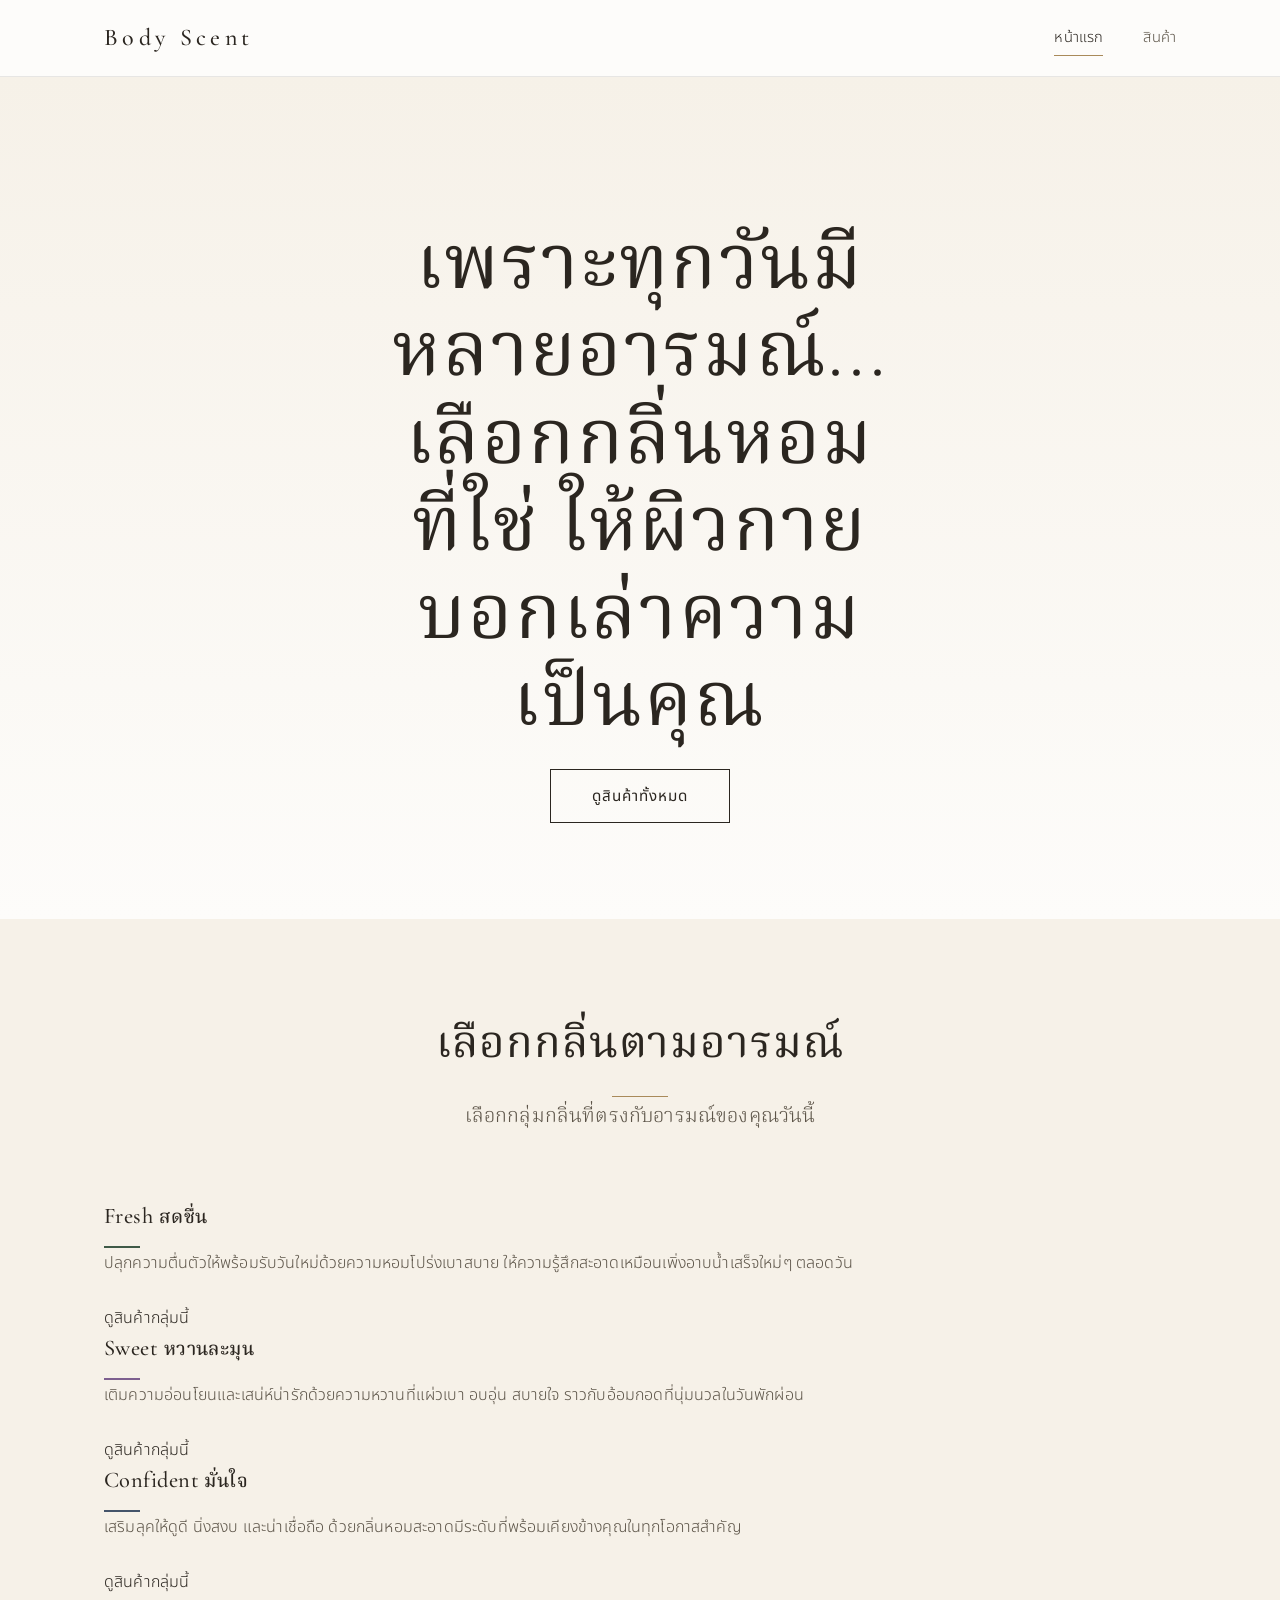
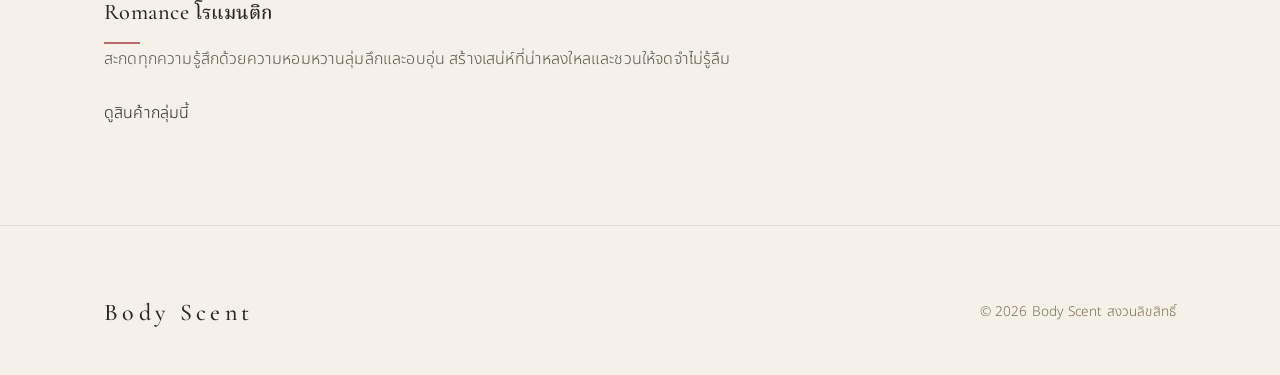
<file: index.html>
<!DOCTYPE html>
<html lang="th">
<head>
  <meta charset="UTF-8">
  <meta name="viewport" content="width=device-width, initial-scale=1">
  <title>Body Scent | เลือกกลิ่นหอมที่ใช่ ให้ผิวกายบอกเล่าความเป็นคุณ</title>
  <meta name="description" content="Body Scent กลิ่นหอมสำหรับผิวกาย เลือกตามอารมณ์ได้ทั้ง Fresh, Sweet, Confident และ Romance">
  <link rel="stylesheet" href="style.css">
</head>
<body>

  <header class="site-header">
    <div class="container">
      <a class="brand" href="index.html">Body Scent</a>
      <nav class="nav" aria-label="เมนูหลัก">
        <a href="index.html" aria-current="page">หน้าแรก</a>
        <a href="product.html">สินค้า</a>
      </nav>
    </div>
  </header>

  <main>
    <section class="hero hero-full">
      <h1>
        <span class="line">เพราะทุกวันมีหลายอารมณ์...</span>
        <span class="line">เลือกกลิ่นหอมที่ใช่ ให้ผิวกายบอกเล่าความเป็นคุณ</span>
      </h1>
      <a class="btn" href="product.html">ดูสินค้าทั้งหมด</a>
      <a class="scroll-cue" href="#moods" aria-label="เลื่อนลงเพื่อเลือกกลิ่นตามอารมณ์"></a>
    </section>

    <section class="section section-cream" id="moods">
      <div class="container">
        <div class="section-head">
          <h2>เลือกกลิ่นตามอารมณ์</h2>
          <span class="rule" aria-hidden="true"></span>
          <p class="lead">เลือกกลุ่มกลิ่นที่ตรงกับอารมณ์ของคุณวันนี้</p>
        </div>

        <div class="mood-grid">
          <a class="mood-card mood-fresh" href="product.html?mood=fresh">
            <h3>Fresh <small>สดชื่น</small></h3>
            <span class="mood-underline" aria-hidden="true"></span>
            <p>ปลุกความตื่นตัวให้พร้อมรับวันใหม่ด้วยความหอมโปร่งเบาสบาย ให้ความรู้สึกสะอาดเหมือนเพิ่งอาบน้ำเสร็จใหม่ๆ ตลอดวัน</p>
            <span class="more">ดูสินค้ากลุ่มนี้</span>
          </a>

          <a class="mood-card mood-sweet" href="product.html?mood=sweet">
            <h3>Sweet <small>หวานละมุน</small></h3>
            <span class="mood-underline" aria-hidden="true"></span>
            <p>เติมความอ่อนโยนและเสน่ห์น่ารักด้วยความหวานที่แผ่วเบา อบอุ่น สบายใจ ราวกับอ้อมกอดที่นุ่มนวลในวันพักผ่อน</p>
            <span class="more">ดูสินค้ากลุ่มนี้</span>
          </a>

          <a class="mood-card mood-confident" href="product.html?mood=confident">
            <h3>Confident <small>มั่นใจ</small></h3>
            <span class="mood-underline" aria-hidden="true"></span>
            <p>เสริมลุคให้ดูดี นิ่งสงบ และน่าเชื่อถือ ด้วยกลิ่นหอมสะอาดมีระดับที่พร้อมเคียงข้างคุณในทุกโอกาสสำคัญ</p>
            <span class="more">ดูสินค้ากลุ่มนี้</span>
          </a>

          <a class="mood-card mood-romance" href="product.html?mood=romance">
            <h3>Romance <small>โรแมนติก</small></h3>
            <span class="mood-underline" aria-hidden="true"></span>
            <p>สะกดทุกความรู้สึกด้วยความหอมหวานลุ่มลึกและอบอุ่น สร้างเสน่ห์ที่น่าหลงใหลและชวนให้จดจำไม่รู้ลืม</p>
            <span class="more">ดูสินค้ากลุ่มนี้</span>
          </a>
        </div>
      </div>
    </section>
  </main>

  <footer class="site-footer">
    <div class="container">
      <a class="brand" href="index.html">Body Scent</a>
      <p>&copy; 2026 Body Scent สงวนลิขสิทธิ์</p>
    </div>
  </footer>

  <script src="script.js"></script>
</body>
</html>
</file>
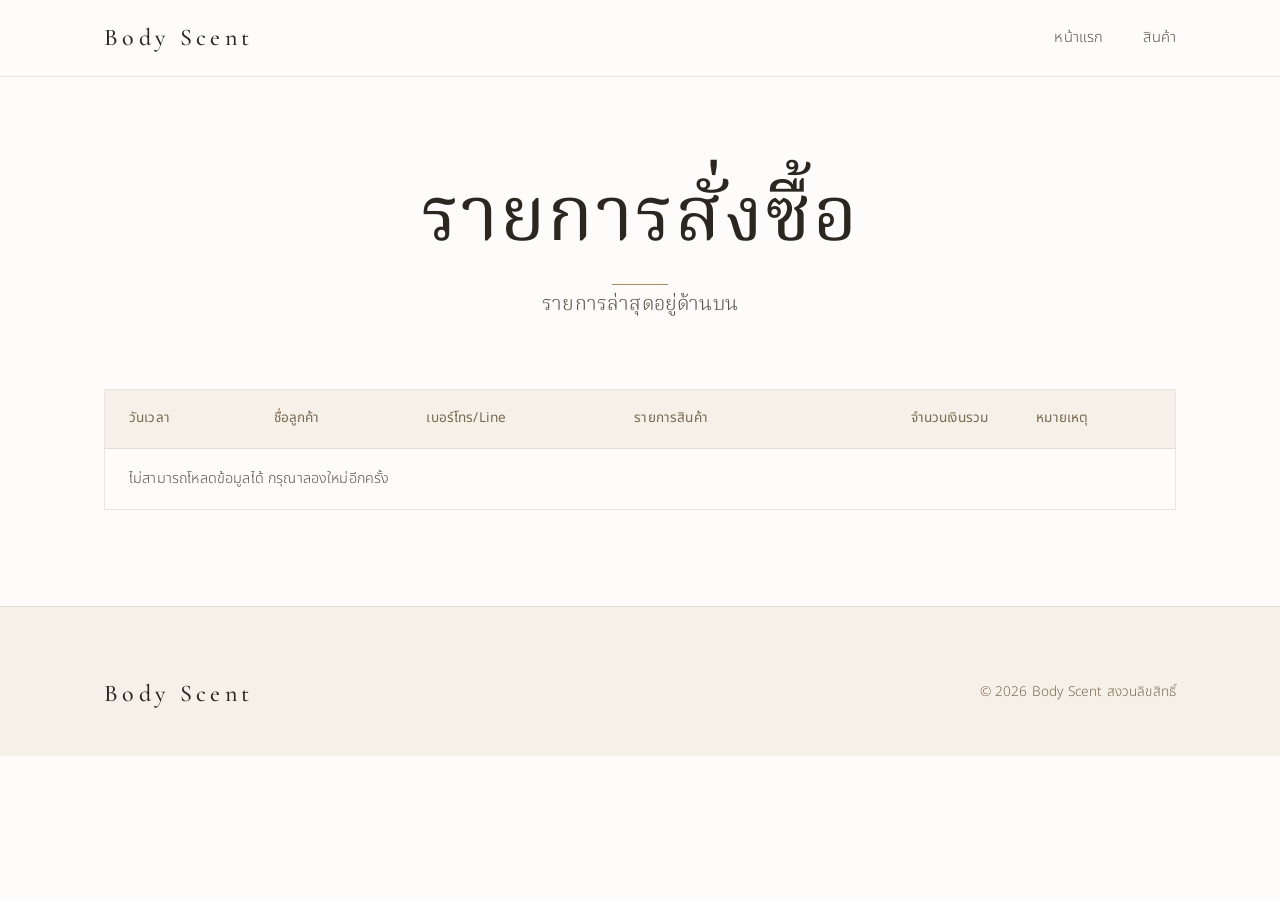
<file: admin.html>
<!DOCTYPE html>
<html lang="th">
<head>
  <meta charset="UTF-8">
  <meta name="viewport" content="width=device-width, initial-scale=1">
  <title>รายการสั่งซื้อ | Body Scent Admin</title>
  <meta name="robots" content="noindex, nofollow">
  <link rel="stylesheet" href="style.css">
  <style>
    .table-wrap {
      overflow-x: auto;
      border: 1px solid var(--line-soft);
    }
    #ordersTable {
      width: 100%;
      min-width: 780px;
      border-collapse: collapse;
      font-size: 0.9rem;
    }
    #ordersTable th,
    #ordersTable td {
      padding: var(--space-2) var(--space-3);
      text-align: left;
      vertical-align: top;
      border-bottom: 1px solid var(--line-soft);
    }
    #ordersTable th {
      font-size: 0.85rem;
      font-weight: 400;
      white-space: nowrap;
      color: var(--beige-dark);
      background: var(--cream);
    }
    #ordersTable td {
      font-weight: 300;
      color: var(--ink-soft);
    }
    #ordersTable tbody tr:last-child td {
      border-bottom: 0;
    }
    #ordersTable th:first-child,
    #ordersTable td:first-child {
      white-space: nowrap;
    }
    #ordersTable th:nth-child(5),
    #ordersTable td:nth-child(5) {
      text-align: right;
      white-space: nowrap;
    }
  </style>
</head>
<body>

  <header class="site-header">
    <div class="container">
      <a class="brand" href="index.html">Body Scent</a>
      <nav class="nav" aria-label="เมนูหลัก">
        <a href="index.html">หน้าแรก</a>
        <a href="product.html">สินค้า</a>
      </nav>
    </div>
  </header>

  <main>
    <section class="section">
      <div class="container">
        <div class="section-head">
          <h1 class="page-title">รายการสั่งซื้อ</h1>
          <span class="rule" aria-hidden="true"></span>
          <p class="lead">รายการล่าสุดอยู่ด้านบน</p>
        </div>

        <div class="table-wrap">
          <table id="ordersTable">
            <caption class="visually-hidden">รายการสั่งซื้อทั้งหมด</caption>
            <thead>
              <tr>
                <th scope="col">วันเวลา</th>
                <th scope="col">ชื่อลูกค้า</th>
                <th scope="col">เบอร์โทร/Line</th>
                <th scope="col">รายการสินค้า</th>
                <th scope="col">จำนวนเงินรวม</th>
                <th scope="col">หมายเหตุ</th>
              </tr>
            </thead>
            <!-- script.js เติมข้อมูลใน tbody -->
            <tbody></tbody>
          </table>
        </div>
      </div>
    </section>
  </main>

  <footer class="site-footer">
    <div class="container">
      <a class="brand" href="index.html">Body Scent</a>
      <p>&copy; 2026 Body Scent สงวนลิขสิทธิ์</p>
    </div>
  </footer>

  <script src="script.js"></script>
</body>
</html>
</file>
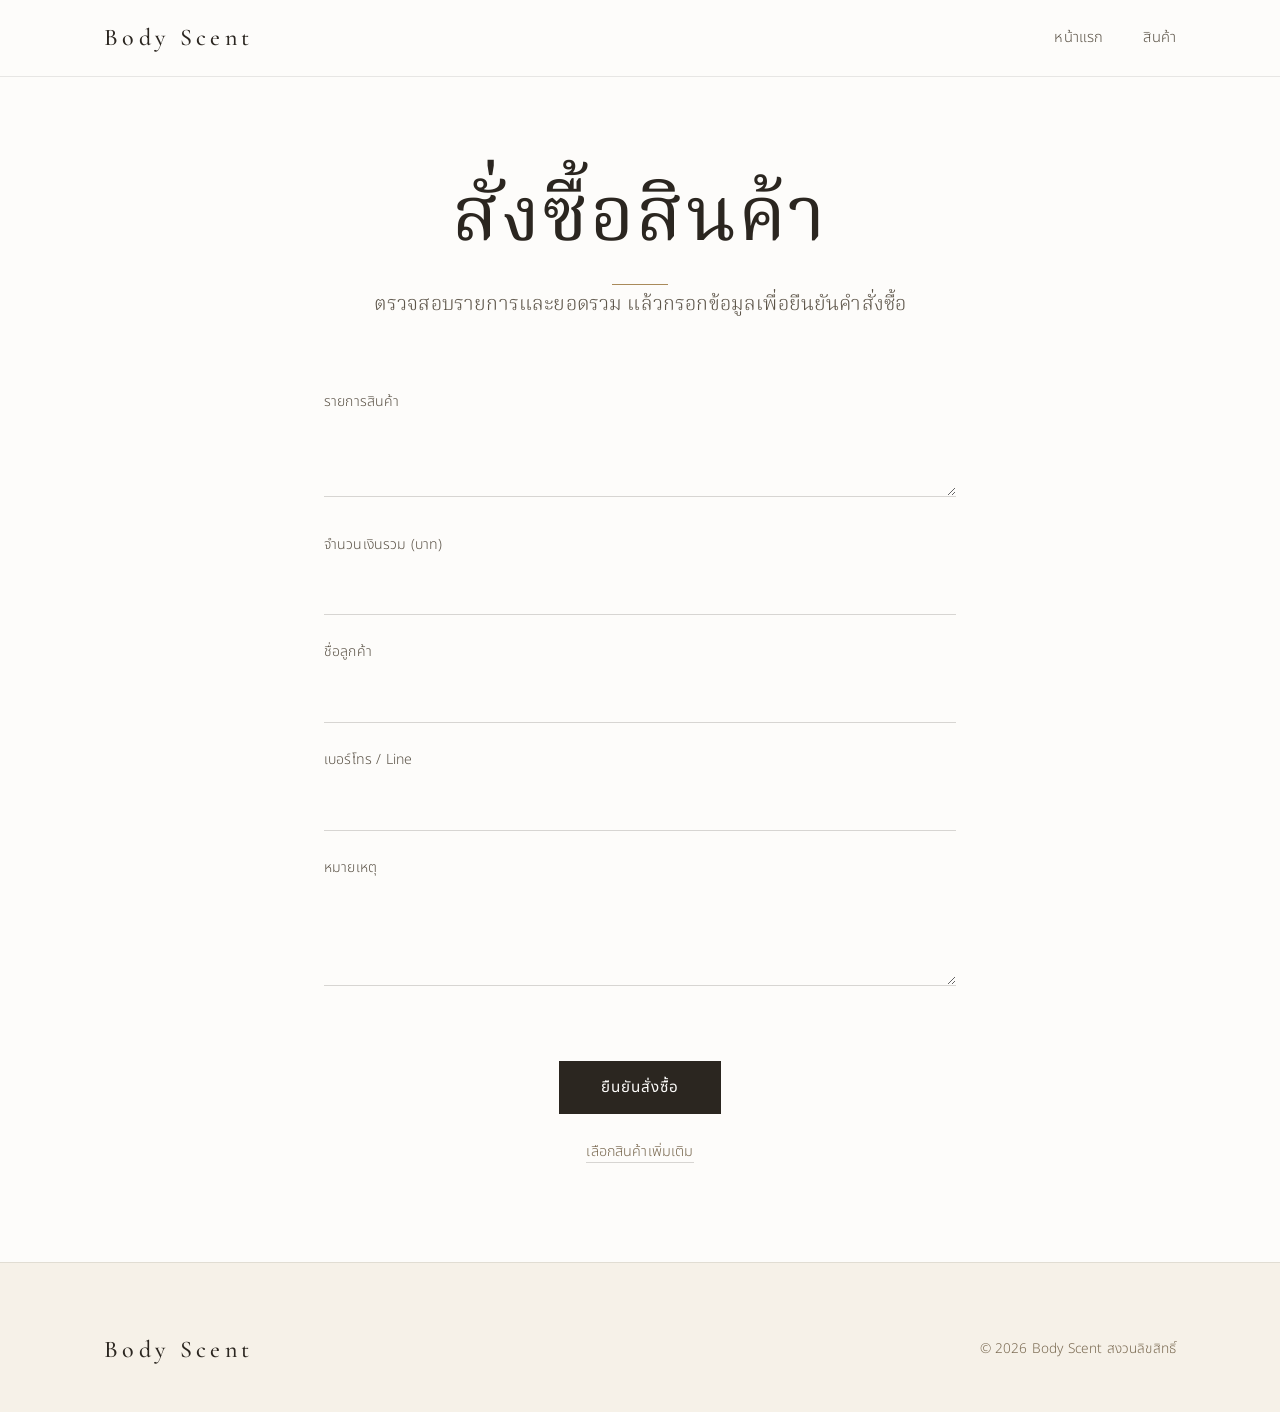
<file: order.html>
<!DOCTYPE html>
<html lang="th">
<head>
  <meta charset="UTF-8">
  <meta name="viewport" content="width=device-width, initial-scale=1">
  <title>สั่งซื้อสินค้า | Body Scent</title>
  <meta name="robots" content="noindex">
  <link rel="stylesheet" href="style.css">
  <style>
    .order-actions {
      margin-top: var(--space-5);
      text-align: center;
    }
    .order-back {
      margin: var(--space-3) 0 0;
      font-size: 0.9rem;
      text-align: center;
    }
    .order-back a {
      color: var(--beige-dark);
      border-bottom: 1px solid var(--line);
    }
    .order-back a:hover {
      color: var(--ink);
      border-bottom-color: var(--accent);
    }
  </style>
</head>
<body>

  <header class="site-header">
    <div class="container">
      <a class="brand" href="index.html">Body Scent</a>
      <nav class="nav" aria-label="เมนูหลัก">
        <a href="index.html">หน้าแรก</a>
        <a href="product.html">สินค้า</a>
      </nav>
    </div>
  </header>

  <main>
    <section class="section">
      <div class="container-narrow">
        <div class="section-head">
          <h1 class="page-title">สั่งซื้อสินค้า</h1>
          <span class="rule" aria-hidden="true"></span>
          <p class="lead">ตรวจสอบรายการและยอดรวม แล้วกรอกข้อมูลเพื่อยืนยันคำสั่งซื้อ</p>
        </div>

        <!-- script.js เติม #items และ #total จาก URL และจัดการการส่งข้อมูลเอง -->
        <form id="orderForm">
          <div class="field">
            <label for="items">รายการสินค้า</label>
            <textarea id="items" name="items" rows="2" required></textarea>
          </div>

          <div class="field">
            <label for="total">จำนวนเงินรวม (บาท)</label>
            <input type="number" id="total" name="total" min="0" step="1" inputmode="numeric" required>
          </div>

          <div class="field">
            <label for="customerName">ชื่อลูกค้า</label>
            <input type="text" id="customerName" name="customerName" autocomplete="name" required>
          </div>

          <div class="field">
            <label for="contact">เบอร์โทร / Line</label>
            <input type="text" id="contact" name="contact" autocomplete="off" required>
          </div>

          <div class="field">
            <label for="note">หมายเหตุ</label>
            <textarea id="note" name="note" rows="3"></textarea>
          </div>

          <div class="order-actions">
            <button type="submit" class="btn btn-solid">ยืนยันสั่งซื้อ</button>
          </div>
        </form>

        <p class="order-back"><a href="product.html">เลือกสินค้าเพิ่มเติม</a></p>
      </div>
    </section>
  </main>

  <footer class="site-footer">
    <div class="container">
      <a class="brand" href="index.html">Body Scent</a>
      <p>&copy; 2026 Body Scent สงวนลิขสิทธิ์</p>
    </div>
  </footer>

  <script src="script.js"></script>
</body>
</html>
</file>
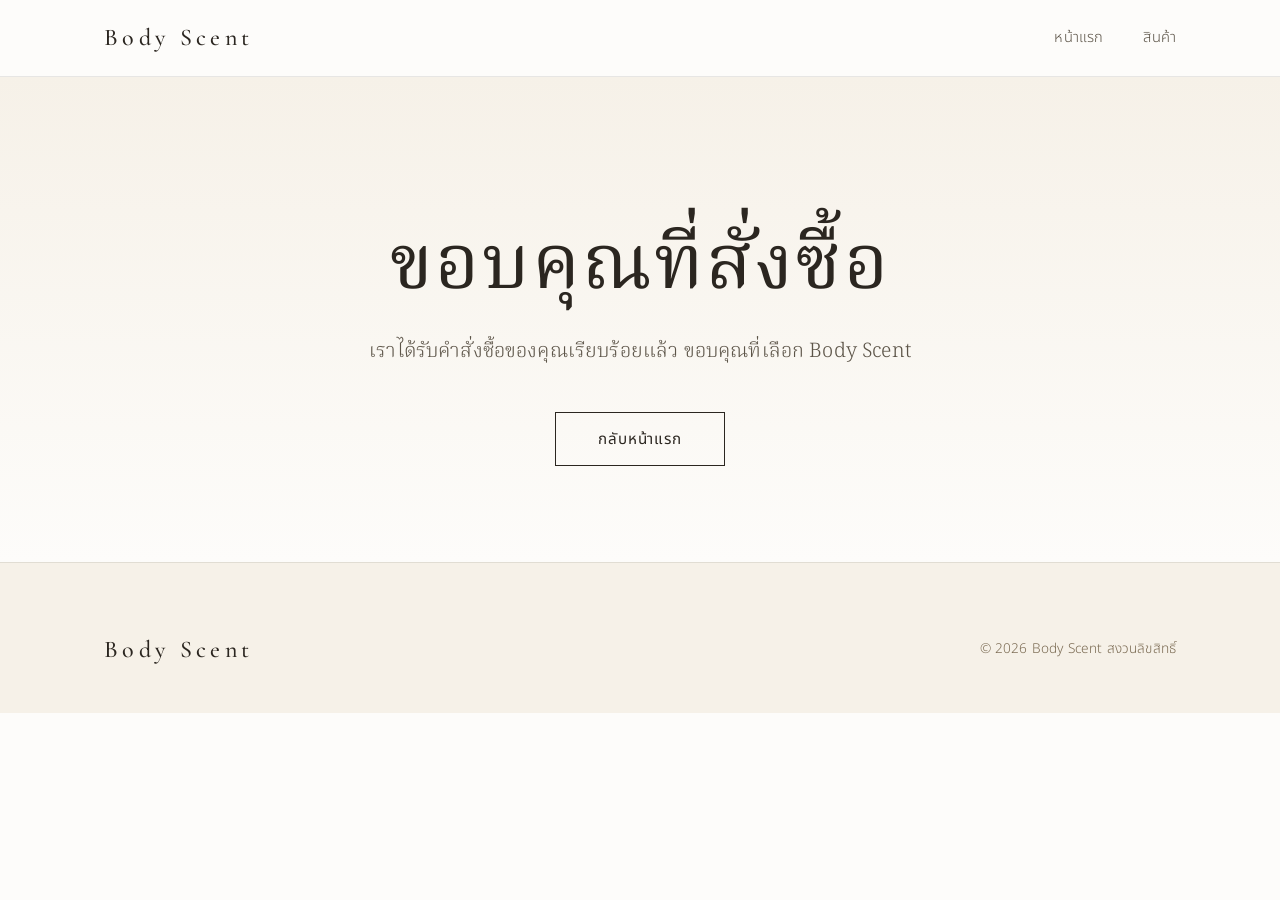
<file: thankyou.html>
<!DOCTYPE html>
<html lang="th">
<head>
  <meta charset="UTF-8">
  <meta name="viewport" content="width=device-width, initial-scale=1">
  <title>ขอบคุณที่สั่งซื้อ | Body Scent</title>
  <meta name="robots" content="noindex">
  <link rel="stylesheet" href="style.css">
</head>
<body>

  <header class="site-header">
    <div class="container">
      <a class="brand" href="index.html">Body Scent</a>
      <nav class="nav" aria-label="เมนูหลัก">
        <a href="index.html">หน้าแรก</a>
        <a href="product.html">สินค้า</a>
      </nav>
    </div>
  </header>

  <main>
    <section class="hero hero-full">
      <h1>ขอบคุณที่สั่งซื้อ</h1>
      <p class="lead">เราได้รับคำสั่งซื้อของคุณเรียบร้อยแล้ว ขอบคุณที่เลือก Body Scent</p>
      <a class="btn" href="index.html">กลับหน้าแรก</a>
    </section>
  </main>

  <footer class="site-footer">
    <div class="container">
      <a class="brand" href="index.html">Body Scent</a>
      <p>&copy; 2026 Body Scent สงวนลิขสิทธิ์</p>
    </div>
  </footer>

  <script src="script.js"></script>
</body>
</html>
</file>
<file: style.css>
/* ==========================================================
   Body Scent — Global Theme
   โทนพรีเมียม เรียบหรู มินิมอล | ขาว-ครีม-เบจเข้ม + ทอง/บรอนซ์อ่อน
   ========================================================== */

@import url("https://fonts.googleapis.com/css2?family=Cormorant+Garamond:ital,wght@0,400;0,500;0,600;1,400&family=Noto+Serif+Thai:wght@300;400;500&family=Noto+Sans+Thai:wght@300;400;500&display=swap");

/* ---------- Design tokens ---------- */
:root {
  /* พื้นหลังและข้อความ */
  --white: #fdfcfa;
  --cream: #f6f1e8;
  --cream-deep: #ece4d6;
  --beige: #b8a68a;
  --beige-dark: #7a6a52;
  --ink: #2b2620;
  --ink-soft: #5c5448;

  /* สีเน้น: ทอง/บรอนซ์อ่อน */
  --accent: #a98a5a;
  --accent-dark: #8a6e43;

  /* เส้นขอบบางๆ สีเข้มนุ่มตา */
  --line: rgba(43, 38, 32, 0.18);
  --line-soft: rgba(43, 38, 32, 0.1);

  /* สีประจำ mood (ใช้เป็นจุดเล็กๆ เท่านั้น) */
  --mood-fresh: #3f5a47;
  --mood-sweet: #7d5f8f;
  --mood-confident: #44546a;
  --mood-romance: #b76a6a;

  /* ฟอนต์ */
  --font-display: "Cormorant Garamond", "Noto Serif Thai", Georgia, "Times New Roman", serif;
  --font-serif-th: "Noto Serif Thai", "Cormorant Garamond", Georgia, serif;
  --font-body: "Noto Sans Thai", "Helvetica Neue", Arial, sans-serif;

  /* ระยะห่าง */
  --space-1: 0.5rem;
  --space-2: 1rem;
  --space-3: 1.5rem;
  --space-4: 2.5rem;
  --space-5: 4rem;
  --space-6: 6rem;
  --space-7: 9rem;

  --container: 1120px;
  --container-narrow: 680px;
}

/* ---------- Reset ---------- */
*,
*::before,
*::after {
  box-sizing: border-box;
}

html {
  scroll-behavior: smooth;
  -webkit-text-size-adjust: 100%;
}

body {
  margin: 0;
  background: var(--white);
  color: var(--ink);
  font-family: var(--font-body);
  font-weight: 300;
  font-size: 1rem;
  line-height: 1.9;
  letter-spacing: 0.01em;
  -webkit-font-smoothing: antialiased;
}

img {
  display: block;
  max-width: 100%;
  height: auto;
}

a {
  color: inherit;
  text-decoration: none;
}

ul {
  margin: 0;
  padding: 0;
  list-style: none;
}

/* ---------- Typography ---------- */
h1,
h2,
h3,
h4 {
  margin: 0 0 var(--space-2);
  font-family: var(--font-display);
  font-weight: 500;
  line-height: 1.3;
  letter-spacing: 0.02em;
  color: var(--ink);
}

h1 {
  font-size: clamp(2.6rem, 6vw, 4.75rem);
  font-weight: 400;
  line-height: 1.15;
  letter-spacing: 0.03em;
}

h2 {
  font-size: clamp(1.9rem, 3.6vw, 2.75rem);
  font-weight: 400;
}

h3 {
  font-size: 1.4rem;
}

p {
  margin: 0 0 var(--space-3);
  color: var(--ink-soft);
}

.lead {
  font-family: var(--font-serif-th);
  font-size: clamp(1.05rem, 1.6vw, 1.25rem);
  font-weight: 300;
  line-height: 2;
  color: var(--ink-soft);
}

.text-center {
  text-align: center;
}

.text-muted {
  color: var(--beige-dark);
  font-size: 0.9rem;
}

::selection {
  background: var(--cream-deep);
  color: var(--ink);
}

/* ---------- Layout ---------- */
.container {
  width: 100%;
  max-width: var(--container);
  margin: 0 auto;
  padding: 0 var(--space-3);
}

.container-narrow {
  max-width: var(--container-narrow);
  margin: 0 auto;
  padding: 0 var(--space-3);
}

.section {
  padding: var(--space-6) 0;
}

.section-cream {
  background: var(--cream);
}

.section-head {
  max-width: var(--container-narrow);
  margin: 0 auto var(--space-5);
  text-align: center;
}

/* เส้นทองบางๆ ใต้หัวข้อ */
.rule {
  display: block;
  width: 56px;
  height: 1px;
  margin: var(--space-3) auto 0;
  background: var(--accent);
  border: 0;
}

.divider {
  height: 1px;
  border: 0;
  background: var(--line-soft);
  margin: 0;
}

/* ---------- Header / Nav ---------- */
.site-header {
  position: sticky;
  top: 0;
  z-index: 50;
  background: rgba(253, 252, 250, 0.92);
  backdrop-filter: blur(8px);
  -webkit-backdrop-filter: blur(8px);
  border-bottom: 1px solid var(--line-soft);
}

.site-header .container {
  display: flex;
  align-items: center;
  justify-content: space-between;
  min-height: 76px;
}

.brand {
  font-family: var(--font-display);
  font-size: 1.5rem;
  font-weight: 500;
  letter-spacing: 0.18em;
  color: var(--ink);
}

.nav {
  display: flex;
  align-items: center;
  gap: var(--space-4);
}

.nav a {
  position: relative;
  font-size: 0.92rem;
  color: var(--ink-soft);
  padding: 0.25rem 0;
  transition: color 0.3s ease;
}

.nav a::after {
  content: "";
  position: absolute;
  left: 0;
  bottom: 0;
  width: 100%;
  height: 1px;
  background: var(--accent);
  transform: scaleX(0);
  transform-origin: left;
  transition: transform 0.3s ease;
}

.nav a:hover,
.nav a[aria-current="page"] {
  color: var(--ink);
}

.nav a:hover::after,
.nav a[aria-current="page"]::after {
  transform: scaleX(1);
}

/* ---------- Hero ---------- */
.hero {
  padding: var(--space-7) 0 var(--space-6);
  text-align: center;
  background: linear-gradient(180deg, var(--cream) 0%, var(--white) 100%);
}

.hero h1 {
  max-width: 14ch;
  margin: 0 auto var(--space-3);
}

.hero .lead {
  max-width: 34rem;
  margin: 0 auto var(--space-4);
}

/* ---------- Buttons: เส้นบาง สีเข้มนุ่มตา ---------- */
.btn {
  display: inline-block;
  padding: 0.95rem 2.6rem;
  font-family: var(--font-body);
  font-size: 0.95rem;
  font-weight: 400;
  letter-spacing: 0.06em;
  line-height: 1.4;
  color: var(--ink);
  background: transparent;
  border: 1px solid var(--ink);
  border-radius: 0;
  cursor: pointer;
  transition: background-color 0.3s ease, color 0.3s ease, border-color 0.3s ease;
}

.btn:hover {
  background: var(--ink);
  color: var(--white);
}

.btn-accent {
  border-color: var(--accent-dark);
  color: var(--accent-dark);
}

.btn-accent:hover {
  background: var(--accent-dark);
  border-color: var(--accent-dark);
  color: var(--white);
}

.btn-solid {
  background: var(--ink);
  color: var(--white);
}

.btn-solid:hover {
  background: var(--accent-dark);
  border-color: var(--accent-dark);
}

.btn-sm {
  padding: 0.6rem 1.5rem;
  font-size: 0.85rem;
}

/* ---------- Mood dots (สีแตะเบาๆ เป็นจุดเล็กๆ) ---------- */
.mood-fresh { --mood: var(--mood-fresh); }
.mood-sweet { --mood: var(--mood-sweet); }
.mood-confident { --mood: var(--mood-confident); }
.mood-romance { --mood: var(--mood-romance); }

.mood-dot {
  display: inline-block;
  width: 8px;
  height: 8px;
  margin-right: 0.6rem;
  border-radius: 50%;
  background: var(--mood, var(--accent));
  vertical-align: middle;
}

/* เส้นสั้นสีของ mood ใต้หัวข้อ */
.mood-underline {
  display: block;
  width: 36px;
  height: 2px;
  margin-top: var(--space-2);
  background: var(--mood, var(--accent));
}

.mood-title {
  display: flex;
  align-items: center;
}

/* ---------- Mood filter (แท็บเลือก mood) ---------- */
.filter {
  display: flex;
  flex-wrap: wrap;
  justify-content: center;
  gap: var(--space-1) var(--space-3);
  margin-bottom: var(--space-5);
}

.filter button {
  display: inline-flex;
  align-items: center;
  padding: 0.5rem 1.25rem;
  font-family: var(--font-body);
  font-size: 0.92rem;
  font-weight: 300;
  color: var(--ink-soft);
  background: transparent;
  border: 1px solid transparent;
  border-bottom-color: var(--line-soft);
  border-radius: 0;
  cursor: pointer;
  transition: color 0.3s ease, border-color 0.3s ease;
}

.filter button:hover {
  color: var(--ink);
}

.filter button.is-active {
  color: var(--ink);
  border-bottom-color: var(--accent);
}

/* ---------- Product grid & card ---------- */
.product-grid {
  display: grid;
  grid-template-columns: repeat(4, 1fr);
  gap: var(--space-4) var(--space-3);
}

.product-card {
  display: flex;
  flex-direction: column;
  background: var(--white);
  border: 1px solid var(--line-soft);
  transition: border-color 0.3s ease;
}

.product-card:hover {
  border-color: var(--line);
}

.product-card .thumb {
  aspect-ratio: 4 / 5;
  background: var(--cream);
  overflow: hidden;
}

.product-card .thumb img {
  width: 100%;
  height: 100%;
  object-fit: cover;
}

.product-card .body {
  display: flex;
  flex: 1;
  flex-direction: column;
  padding: var(--space-3);
}

.product-card .mood-label {
  display: flex;
  align-items: center;
  margin-bottom: var(--space-1);
  font-size: 0.85rem;
  color: var(--beige-dark);
}

.product-card h3 {
  margin-bottom: var(--space-1);
  font-size: 1.2rem;
}

.product-card .desc {
  flex: 1;
  margin-bottom: var(--space-2);
  font-size: 0.88rem;
  line-height: 1.8;
}

.product-card .meta {
  display: flex;
  align-items: baseline;
  justify-content: space-between;
  padding-top: var(--space-2);
  margin-bottom: var(--space-2);
  border-top: 1px solid var(--line-soft);
}

.product-card .size {
  font-size: 0.85rem;
  color: var(--beige-dark);
}

.price {
  font-family: var(--font-display);
  font-size: 1.4rem;
  font-weight: 500;
  color: var(--ink);
}

.price small {
  margin-left: 0.2rem;
  font-family: var(--font-body);
  font-size: 0.8rem;
  font-weight: 300;
  color: var(--ink-soft);
}

.product-card .btn {
  width: 100%;
  text-align: center;
}

/* ---------- Feature / info blocks ---------- */
.features {
  display: grid;
  grid-template-columns: repeat(3, 1fr);
  gap: var(--space-5);
}

.feature {
  text-align: center;
}

.feature .icon {
  display: inline-flex;
  align-items: center;
  justify-content: center;
  width: 52px;
  height: 52px;
  margin-bottom: var(--space-2);
  color: var(--accent-dark);
  border: 1px solid var(--line);
  border-radius: 50%;
}

.feature h3 {
  font-size: 1.25rem;
}

.feature p {
  font-size: 0.92rem;
}

/* ---------- Forms (สำหรับหน้าสั่งซื้อ/ติดต่อ) ---------- */
.field {
  margin-bottom: var(--space-3);
}

.field label {
  display: block;
  margin-bottom: 0.4rem;
  font-size: 0.88rem;
  color: var(--ink-soft);
}

.field input,
.field select,
.field textarea {
  width: 100%;
  padding: 0.8rem 0;
  font-family: var(--font-body);
  font-size: 1rem;
  font-weight: 300;
  color: var(--ink);
  background: transparent;
  border: 0;
  border-bottom: 1px solid var(--line);
  border-radius: 0;
  transition: border-color 0.3s ease;
}

.field input:focus,
.field select:focus,
.field textarea:focus {
  outline: none;
  border-bottom-color: var(--accent-dark);
}

/* ---------- Footer ---------- */
.site-footer {
  padding: var(--space-5) 0 var(--space-4);
  background: var(--cream);
  border-top: 1px solid var(--line-soft);
}

.site-footer .container {
  display: flex;
  flex-wrap: wrap;
  align-items: center;
  justify-content: space-between;
  gap: var(--space-3);
}

.site-footer p {
  margin: 0;
  font-size: 0.85rem;
  color: var(--beige-dark);
}

/* ---------- Accessibility ---------- */
:focus-visible {
  outline: 1px solid var(--accent-dark);
  outline-offset: 4px;
}

.visually-hidden {
  position: absolute;
  width: 1px;
  height: 1px;
  margin: -1px;
  padding: 0;
  overflow: hidden;
  clip: rect(0, 0, 0, 0);
  white-space: nowrap;
  border: 0;
}

@media (prefers-reduced-motion: reduce) {
  html {
    scroll-behavior: auto;
  }

  *,
  *::before,
  *::after {
    transition: none !important;
    animation: none !important;
  }
}

/* ---------- Responsive ---------- */
@media (max-width: 1024px) {
  .product-grid {
    grid-template-columns: repeat(2, 1fr);
    gap: var(--space-4) var(--space-3);
  }

  .features {
    gap: var(--space-4);
  }
}

@media (max-width: 720px) {
  .section {
    padding: var(--space-5) 0;
  }

  .hero {
    padding: var(--space-6) 0 var(--space-5);
  }

  .section-head {
    margin-bottom: var(--space-4);
  }

  .site-header .container {
    min-height: 64px;
  }

  .brand {
    font-size: 1.2rem;
  }

  .nav {
    gap: var(--space-3);
  }

  .nav a {
    font-size: 0.85rem;
  }

  .features {
    grid-template-columns: 1fr;
    gap: var(--space-4);
  }

  .filter {
    gap: 0;
    margin-bottom: var(--space-4);
  }

  .filter button {
    padding: 0.5rem 0.9rem;
    font-size: 0.85rem;
  }

  .site-footer .container {
    flex-direction: column;
    text-align: center;
  }
}

@media (max-width: 480px) {
  .product-grid {
    grid-template-columns: 1fr;
  }

  .product-card .thumb {
    aspect-ratio: 1 / 1;
  }

  .btn {
    width: 100%;
    text-align: center;
  }
}
</file>
